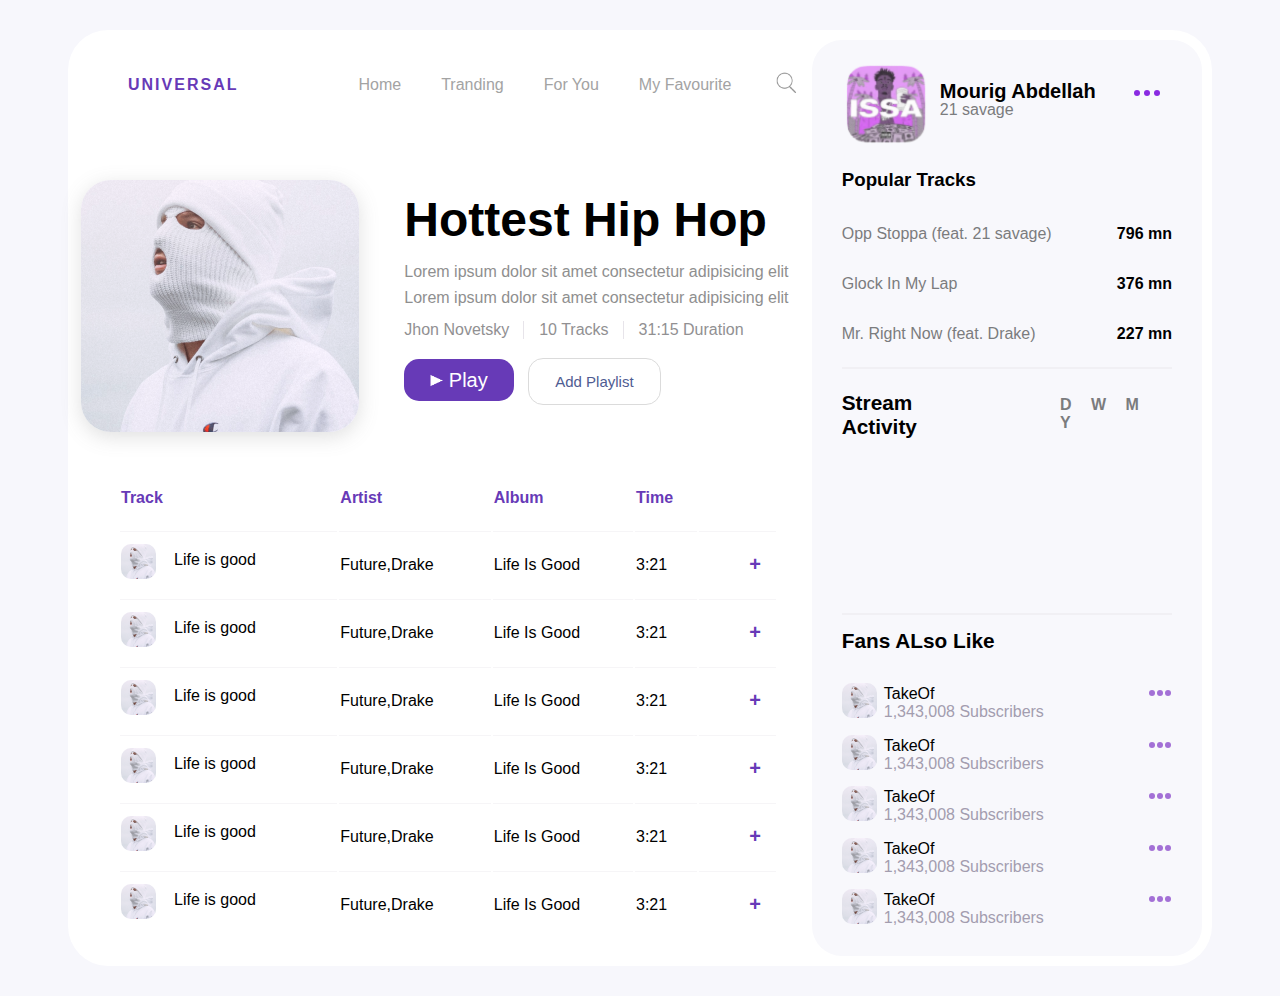
<file: Music Spotify Interface Denamique/index.html>
<!DOCTYPE html>
<html>

<head>
    <meta charset='utf-8'>
    <meta http-equiv='X-UA-Compatible' content='IE=edge'>
    <title>Hottest Hip Hop</title>
    <meta name='viewport' content='width=device-width, initial-scale=1'>
    <link rel='stylesheet' type='text/css' media='screen' href='style.css'>
    <link rel="icon" href="favicon.ico">
</head>

<body>

    <div class="header">
        <div class="containerLeft">
            <div class="left">

                <p id="logo">UNIVERSAL</p>


                <div class="navAndSearch">
                    <ul class="nav">
                        <a href="#">
                            <li>Home</li>
                        </a>
                        <a href="#">
                            <li>Tranding</li>
                        </a>
                        <a href="#">
                            <li>For You</li>
                        </a>
                        <a href="#">
                            <li>My Favourite</li>
                        </a>
                    </ul>

                    <img src="search.png" alt="" id="search">
                </div>
            </div>

            <div class="musicPlay">
                <div class="LeftMusicPlay">
                    <img src="rappor.png">
                </div>

                <div class="RightMusicPlay">
                    <h1 id="Play3onwan">Hottest Hip Hop</h1>
                    <div class="musicDes">
                        <p class="playPSous">Lorem ipsum dolor sit amet consectetur adipisicing elit</p>
                        <p class="playPSous">Lorem ipsum dolor sit amet consectetur adipisicing elit</p>
                    </div>

                    <div class="InfoMusicPlayDiv">
                        <p class="InfoMusicPlay">Jhon Novetsky</p>
                        <p class="InfoMusicPlay">10 Tracks</p>
                        <p class="InfoMusicPlayLast">31:15 Duration</p>

                    </div>

                    <div class="ButPlayList">
                        <a href="" class="LeftButPlay"><span><img src="play.png" width="13px" height="13px"
                                    id="playMe"></span>&nbsp;Play</a>
                        <a href="" id="rightButPlay" class="rightButPlay">Add Playlist</a>
                    </div>

                </div>

            </div>

            <div class="tableMusic">
                <table>
                    <tr>
                        <th>Track</th>
                        <th>Artist</th>
                        <th>Album</th>
                        <th>Time</th>
                        <th></th>
                    </tr>

                    <tr>
                        <td>
                            <div class="divTD"><span><img src="rappor.png" class="imgTable"></span>
                                <p class="textTd">Life is good</p>
                            </div>
                        </td>
                        <td>Future,Drake</td>
                        <td>Life Is Good</td>
                        <td>3:21</td>
                        <td>
                            <p class="TablePlus">+</p>
                        </td>
                    </tr>

                    <tr>
                        <td>
                            <div class="divTD"><span><img src="rappor.png" class="imgTable"></span>
                                <p class="textTd">Life is good</p>
                            </div>
                        </td>
                        <td>Future,Drake</td>
                        <td>Life Is Good</td>
                        <td>3:21</td>
                        <td>
                            <p class="TablePlus">+</p>
                        </td>
                    </tr>

                    <tr>
                        <td>
                            <div class="divTD"><span><img src="rappor.png" class="imgTable"></span>
                                <p class="textTd">Life is good</p>
                            </div>
                        </td>
                        <td>Future,Drake</td>
                        <td>Life Is Good</td>
                        <td>3:21</td>
                        <td>
                            <p class="TablePlus">+</p>
                        </td>
                    </tr>

                    <tr>
                        <td>
                            <div class="divTD"><span><img src="rappor.png" class="imgTable"></span>
                                <p class="textTd">Life is good</p>
                            </div>
                        </td>
                        <td>Future,Drake</td>
                        <td>Life Is Good</td>
                        <td>3:21</td>
                        <td>
                            <p class="TablePlus">+</p>
                        </td>
                    </tr>

                    <tr>
                        <td>
                            <div class="divTD"><span><img src="rappor.png" class="imgTable"></span>
                                <p class="textTd">Life is good</p>
                            </div>
                        </td>
                        <td>Future,Drake</td>
                        <td>Life Is Good</td>
                        <td>3:21</td>
                        <td>
                            <p class="TablePlus">+</p>
                        </td>
                    </tr>

                    <tr>
                        <td>
                            <div class="divTD"><span><img src="rappor.png" class="imgTable"></span>
                                <p class="textTd">Life is good</p>
                            </div>
                        </td>
                        <td>Future,Drake</td>
                        <td>Life Is Good</td>
                        <td>3:21</td>
                        <td>
                            <p class="TablePlus">+</p>
                        </td>
                    </tr>

                </table>
            </div>


        </div>

        <div class="musicInfoRight">
            <div class="raporTop_MoreDetails">
                <div class="raporTop">
                    <img src="raporimg.png" alt="" class="raporimg">
                    <div class="infoName">
                        <p class="rapor3onwan">Mourig Abdellah</p>
                        <p id="sous3onwan">21 savage</p>
                    </div>
                </div>

                <div class="MoreDetails">
                    <div class="points"></div>
                    <div class="points"></div>
                    <div class="points"></div>
                </div>
            </div>

            <h3>Popular Tracks</h3>
            <div class="tracks">
                <div class="trackdiv">
                    <p id="track">Opp Stoppa (feat. 21 savage)</p>
                    <p id="trackMin">796 mn</p>
                </div>

                <div class="trackdiv">
                    <p id="track">Glock In My Lap</p>
                    <p id="trackMin">376 mn</p>
                </div>

                <div class="trackdiv">
                    <p id="track">Mr. Right Now (feat. Drake)</p>
                    <p id="trackMin">227 mn</p>
                </div>

            </div>

            <hr>

            <div class="streamAct">

                <h1 id="Left3onwan">Stream Activity</h1>
                <div class="DayWeekButtons">
                    <a href="" class="timebuttons">D</a>
                    <a href="" class="timebuttons">W</a>
                    <a href="" class="timebuttons">M</a>
                    <a href="" class="timebuttons">Y</a>
                </div>
            </div>

            <div class="allNisabCont">
                <div class="nisbaContainer">
                    <div id="nisba1">
                        <p class="Knisba"></p>
                    </div>
                </div>

                <div class="nisbaContainer">
                    <div id="nisba2">
                        <p class="Knisba"></p>
                    </div>
                </div>

                <div class="nisbaContainer">
                    <div id="nisba3">
                        <p class="Knisba"></p>
                    </div>
                </div>

                <div class="nisbaContainer">
                    <div id="nisba4">
                        <p class="Knisba"></p>
                    </div>
                </div>

                <div class="nisbaContainer">
                    <div id="nisba5">
                        <p class="Knisba"></p>
                    </div>
                </div>

            </div>

            <hr>

            <div class="alsoLike">
                <h1 class="AlsoLike3onwan">Fans ALso Like</h1>
                <div class="AlsoRaporsCon">
                    <div class="AlsoRaporsLeftRight">
                        <div class="AlsoRaporsLeft">
                            <div class="">
                                <img class="AlsoRaporsimg" src="rappor.png">
                            </div>

                            <div class="textAlsoRaporsLeft">
                                <p class="textAlsoRapors1">TakeOf</p>
                                <p class="textAlsoRapors2">1,343,008 Subscribers</p>
                            </div>
                        </div>

                        <div class="MoreDetails2">
                            <div class="points2"></div>
                            <div class="points2"></div>
                            <div class="points2"></div>
                        </div>

                    </div>



                    <div class="AlsoRaporsLeftRight">
                        <div class="AlsoRaporsLeft">
                            <div class="">
                                <img class="AlsoRaporsimg" src="rappor.png">
                            </div>

                            <div class="textAlsoRaporsLeft">
                                <p class="textAlsoRapors1">TakeOf</p>
                                <p class="textAlsoRapors2">1,343,008 Subscribers</p>
                            </div>
                        </div>

                        <div class="MoreDetails2">
                            <div class="points2"></div>
                            <div class="points2"></div>
                            <div class="points2"></div>
                        </div>

                    </div>


                    <div class="AlsoRaporsLeftRight">
                        <div class="AlsoRaporsLeft">
                            <div class="">
                                <img class="AlsoRaporsimg" src="rappor.png">
                            </div>

                            <div class="textAlsoRaporsLeft">
                                <p class="textAlsoRapors1">TakeOf</p>
                                <p class="textAlsoRapors2">1,343,008 Subscribers</p>
                            </div>
                        </div>

                        <div class="MoreDetails2">
                            <div class="points2"></div>
                            <div class="points2"></div>
                            <div class="points2"></div>
                        </div>

                    </div>


                    <div class="AlsoRaporsLeftRight">
                        <div class="AlsoRaporsLeft">
                            <div class="">
                                <img class="AlsoRaporsimg" src="rappor.png">
                            </div>

                            <div class="textAlsoRaporsLeft">
                                <p class="textAlsoRapors1">TakeOf</p>
                                <p class="textAlsoRapors2">1,343,008 Subscribers</p>
                            </div>
                        </div>

                        <div class="MoreDetails2">
                            <div class="points2"></div>
                            <div class="points2"></div>
                            <div class="points2"></div>
                        </div>

                    </div>



                    <div class="AlsoRaporsLeftRight">
                        <div class="AlsoRaporsLeft">
                            <div class="">
                                <img class="AlsoRaporsimg" src="rappor.png">
                            </div>

                            <div class="textAlsoRaporsLeft">
                                <p class="textAlsoRapors1">TakeOf</p>
                                <p class="textAlsoRapors2">1,343,008 Subscribers</p>
                            </div>
                        </div>

                        <div class="MoreDetails2">
                            <div class="points2"></div>
                            <div class="points2"></div>
                            <div class="points2"></div>
                        </div>

                    </div>


                </div>
            </div>

        </div>



        <div class="menu"></div>




    
    </div>

    <script src='main.js'></script>

</body>

</html>
</file>
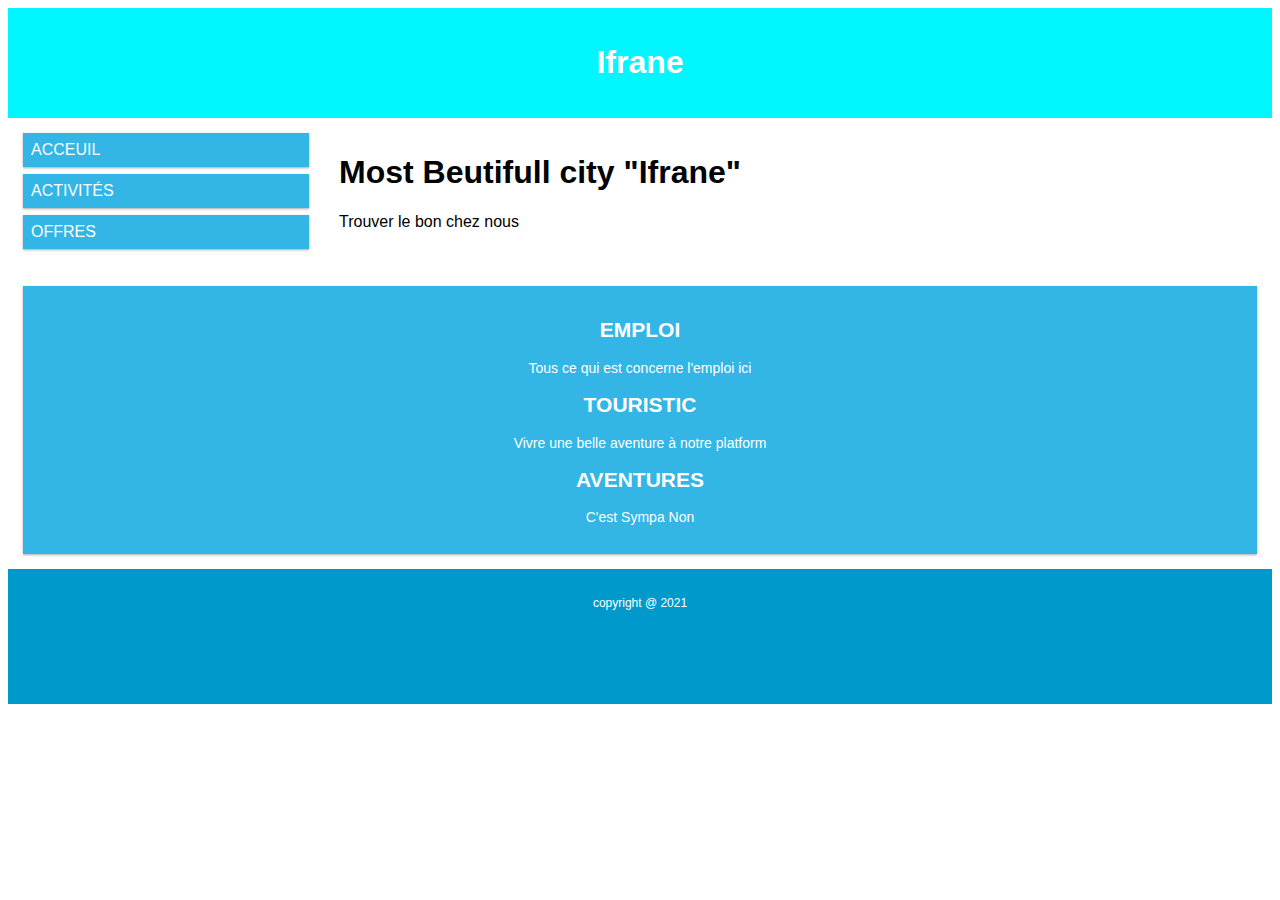
<file: Projet-4-Version-1_Site-Responive-master/Responsive Site de Dakhla/Site-Responsive.html>
<!DOCTYPE html>
<html>
<head>
<meta name="viewport" content="width=device-width, initial-scale=1.0">
<link rel="stylesheet" href="./css/Responsive-View.css">
<link rel="stylesheet" href="./css/Site-Responsive.css">

</head>
<body>

<div class="header">
  <h1>Ifrane</h1>
</div>

<div class="row">
  <div class="col-3 col-sm-3 menu">
    <ul>
      <li>ACCEUIL</li>
      <li>ACTIVITÉS</li>
      <li>OFFRES</li>
    </ul>
  </div>

  <div class="col-6 col-sm-9">
    <h1>  Most Beutifull city "Ifrane"</h1>
    <p>Trouver le bon chez nous</p>
  </div>

  <div class="col-3 col-sm-12">
    <div class="aside">
      <h2>EMPLOI</h2>
      <p>Tous ce qui est concerne l'emploi ici</p>
      <h2>TOURISTIC</h2>
      <p> Vivre une belle aventure à notre platform </p>
      <h2>AVENTURES</h2>
      <p>C'est Sympa Non </p>
    </div>
  </div>
</div>

<div class="footer">
  <p>copyright @ 2021 </p>
</div>

</body>
</html>
</file>
<file: Music Spotify Interface Denamique/style.css>
* {
    font-family: 'Gill Sans', 'Gill Sans MT', Calibri, 'Trebuchet MS', sans-serif;
}

body {
    /* background-color: #f2f3f9; */
    background-color: #f7f7fc;
}

.header {
    display: flex;
    justify-content: space-between;
    background-color: #fff;
    margin: 30px 60px;
    border-radius: 40px;
}

.containerLeft {
    width: 65%;
}

.left {
    margin-top: 30px;
    display: flex;
    margin-left: 60px;
}

.navAndSearch {
    display: flex;
    height: 60px;
    margin-left: 40px;
}

#logo {
    color: #673ab7;
    height: 25px;
    font-family: 'Gill Sans', 'Gill Sans MT', Calibri, 'Trebuchet MS', sans-serif;
    font-weight: 600;
    letter-spacing: 2px;
}

ul {
    display: flex;
    list-style: none;
}

ul a {
    list-style: none;
    text-decoration: none;
    color: #a3a3a3;
    margin-left: 40px;
    font-family: 'Gill Sans', 'Gill Sans MT', Calibri, 'Trebuchet MS', sans-serif;
}

ul li {
    list-style: none;
    font-family: 'Gill Sans', 'Gill Sans MT', Calibri, 'Trebuchet MS', sans-serif;
    display: inline;
    padding-bottom: 10px;
    font-size: 16px;
}


#search {

    width: 30px;
    height: 30px;
    margin-top: 8px;
    margin-left: 40px;

}


.raporTop {
    display: flex;
}

img.raporimg {
    width: 90px;
    height: 90px;
}

.musicInfoRight {
    background-color: #f8f8fc;
    margin: 10px;
    padding: 20px 30px;
    border-radius: 30px;
}

.infoName {
    margin-left: 8px;
}


p#sous3onwan {
    margin-top: -22px;
}

.trackdiv {
    display: flex;
    justify-content: space-between;
}


ul li:hover {
    color: #673ab7;
    border-bottom: 1px rgb(219, 219, 219) solid;
    font-weight: 600;

}

p#sous3onwan {
    color: #7b7c7e;
}

p#track {
    color: #7b7c7e;
}

p#trackMin {
    font-weight: 600;
}

hr {
    opacity: 75%;
    border: #efedf1 1px solid;
}



.musicPlay {
    display: flex;
    justify-content: center;
    margin-top: 60px;
}

.LeftMusicPlay img {
    border-radius: 30px;
    box-shadow: 0px 5px 20px rgb(109 108 108 / 21%);
    animation: SousToUp 2.3s;
}

.RightMusicPlay {
    margin-left: 45px;
    margin-top: -20px;
}

#Play3onwan {
    font-size: 3rem;
}

.playPSous {
    color: #8f8f8f;
    line-height: 10px;
}

.streamAct {
    display: flex;
    margin-bottom: 10px;
}

h1#Left3onwan {
    font-size: 1.3em;
}


p.rapor3onwan {
    font-weight: 600;
    font-size: 20px;
}

.raporTop_MoreDetails{
    display: flex;
    justify-content: space-between;
}

.MoreDetails {
    display: flex;
    cursor: pointer;
    height: 10px;
    margin: 20px 0;
    padding: 10px;
}

.points {
    width: 6px;
    height: 6px;
    background-color: blueviolet;
    margin: 0 2px;
    border-radius: 3px;
}

.DayWeekButtons {
    height: 20px;
    margin-top: 19px;
    margin-left: 60px;
}


a.timebuttons {
    text-decoration: none;
    color: #7b7c7e;
    margin-left: 5px;
    padding: 5px;
    font-weight: 600;
}

a.timebuttons:hover {
    background-color: #673ab7;
    color: #ffffff;
}

.musicDes {
    margin-top: -12px;
}

.InfoMusicPlayDiv {
    display: flex;
    margin-top: -14px;
}

p.InfoMusicPlay {
    margin-right: 15px;
    padding-right: 14px;
    border-right: 1px solid #e7e4ea;
    color: #919092;
}

p.InfoMusicPlayLast {

    color: #919092;
}

.LeftButPlay {
    text-decoration: none;
    padding: 10px 26px;
    font-size: 20px;
    color: #fff;
    background-color: #673ab7;
    border-radius: 15px;


}

.ButPlayList {
    margin-top: 14px;
}

.rightButPlay {

    text-decoration: none;
    color: hsl(228deg 30% 44%);
    font-size: 15px;
    border: 1px rgb(219, 219, 219) solid;
    padding: 14px 26px;
    margin-left: 10px;
    border-radius: 15px;

}

.imgTable {
    width: 35px;
    height: 35px;
    border-radius: 10px;
}

table {
    width: 90%;
    margin-left: 50px;
    margin-top: 50px;
}

th {
    text-align: left;
    padding-bottom: 22px;
    color: #673ab7;
}

.divTD{
    display: flex;
}

.divTD p {
    margin-top: 7px;
    margin-left: 18px;
}


.TablePlus {
    margin-left: 35px;
    text-align: center;
    font-size: 20px;
    font-weight: 700;
    color: #673ab7;
    cursor: pointer;
}

.TablePlus:hover {
transform: scale(1.7);
transition-duration: 0.3s;
}

td {
    border-top: #f6f5f7 1px solid;
}


@keyframes Myopacity {
    from{
        opacity: 0;
    }
    to{
        opacity: 1;
    }
}

@keyframes SousToUp {
    from {
opacity: 0; width: 0;
    }
    to{
        opacity: 100%; width:100%
    }
}


.nisbaContainer{
    width: 45px;
    height: 120px;
    display: flex;
    align-items: flex-end;
}

#nisba1{
    width: 50px;
    background-color: #673ab7;
    border-radius: 15px;
    display: none;
    justify-content: center;
    animation: SousToUp2 1.3s;

}

#nisba2{
    width: 50px;
    background-color: #673ab7;
    border-radius: 15px;
    justify-content: center;
    display: none;
    animation: SousToUp2 1.3s;
}

#nisba3{
    width: 50px;
    background-color: #673ab7;
    border-radius: 15px;
    display: none;
    justify-content: center;
    animation: SousToUp2 1.3s;
}

#nisba4{
    width: 50px;
    background-color: #673ab7;
    border-radius: 15px;
    display: none;
    justify-content: center;
    animation: SousToUp2 1.3s;
}

#nisba5{
    width: 50px;
    background-color: #673ab7;
    border-radius: 15px;
    display: none;
    justify-content: center;
    animation: SousToUp2 1.3s;
}

@keyframes SousToUp2 {
    from {
opacity: 0; height: 0;
    }
    to{
        opacity: 100%; 
    }
}


.allNisabCont{
    display: flex;
    justify-content: space-around;
    margin: 5px 0;
    margin-bottom: 30px;
}



.Knisba {
    color: #fff;
}


.AlsoRaporsLeft{
    display: flex;
}

.AlsoRaporsimg{
    width: 35px;
    height: 35px;
    border-radius: 10px;
}

.textAlsoRaporsLeft {
    margin-top: -5px;
    margin-left: 7px;
}
.textAlsoRapors1{
line-height: 0px;
}

.textAlsoRapors2{
line-height: 3.5px;
color: #a39daf;
}

h1.AlsoLike3onwan {
    font-size: 1.3em;
}

.AlsoRaporsCon {
    margin-top: 30px;
}


.AlsoRaporsLeftRight{
    display: flex;
    justify-content: space-between;
    margin-top: 5px;
}

.MoreDetails2{
    display: flex;
    cursor: pointer;
    height: 20px;
}

.points2 {
    width: 6px;
    height: 6px;
    background-color: #a370d6;
    margin: auto 1px;
    border-radius: 3px;
    
}
</file>
<file: Projet-4-Version-1_Site-Responive-master/Responsive Site de Dakhla/css/Responsive-View.css>
/* For mobile phones: */
 [class*="col-"] {
    width: 100%;
  }
  @media only screen and (min-width: 576px) {
    /* For desktop: */
    .col-1 {width: 8.33%;}
    .col-2 {width: 16.66%;}
    .col-3 {width: 25%;}
    .col-4 {width: 33.33%;}
    .col-5 {width: 41.66%;}
    .col-6 {width: 50%;}
    .col-7 {width: 58.33%;}
    .col-8 {width: 66.66%;}
    .col-9 {width: 75%;}
    .col-10 {width: 83.33%;}
    .col-11 {width: 91.66%;}
    .col-12 {width: 100%;}
  }

  @media only screen and (min-width: 576px) {
    /* For tablets: */
    .col-sm-1 {width: 8.33%;}
    .col-sm-2 {width: 16.66%;}
    .col-sm-3 {width: 25%;}
    .col-sm-4 {width: 33.33%;}
    .col-sm-5 {width: 41.66%;}
    .col-sm-6 {width: 50%;}
    .col-sm-7 {width: 58.33%;}
    .col-sm-8 {width: 66.66%;}
    .col-sm-9 {width: 75%;}
    .col-sm-10 {width: 83.33%;}
    .col-sm-11 {width: 91.66%;}
    .col-sm-12 {width: 100%;}
  }

  @media only screen and (min-width: 768px) {
    /* For desktop: */
    .col-md-1 {width: 8.33%;}
    .col-md-2 {width: 16.66%;}
    .col-md-3 {width: 25%;}
    .col-md-4 {width: 33.33%;}
    .col-md-5 {width: 41.66%;}
    .col-md-6 {width: 50%;}
    .col-md-7 {width: 58.33%;}
    .col-md-8 {width: 66.66%;}
    .col-md-9 {width: 75%;}
    .col-md-10 {width: 83.33%;}
    .col-md-11 {width: 91.66%;}
    .col-md-12 {width: 100%;}
  }
  
 
  @media only screen and (min-width: 992px) {
    /* For tablets: */
    .col-lg-1 {width: 8.33%;}
    .col-lg-2 {width: 16.66%;}
    .col-lg-3 {width: 25%;}
    .col-lg-4 {width: 33.33%;}
    .col-lg-5 {width: 41.66%;}
    .col-lg-6 {width: 50%;}
    .col-lg-7 {width: 58.33%;}
    .col-lg-8 {width: 66.66%;}
    .col-lg-9 {width: 75%;}
    .col-lg-10 {width: 83.33%;}
    .col-lg-11 {width: 91.66%;}
    .col-lg-12 {width: 100%;}
  }

  
  @media only screen and (min-width: 1200px) {
    /* For tablets: */
    .col-xl-1 {width: 8.33%;}
    .col-xl-2 {width: 16.66%;}
    .col-xl-3 {width: 25%;}
    .col-xl-4 {width: 33.33%;}
    .col-xl-5 {width: 41.66%;}
    .col-xl-6 {width: 50%;}
    .col-xl-7 {width: 58.33%;}
    .col-xl-8 {width: 66.66%;}
    .col-xl-9 {width: 75%;}
    .col-xl-10 {width: 83.33%;}
    .col-xl-11 {width: 91.66%;}
    .col-xl-12 {width: 100%;}
  }

  @media only screen and (min-width: 1400px) {
    /* For tablets: */
    .col-xll-1 {width: 8.33%;}
    .col-xll-2 {width: 16.66%;}
    .col-xll-3 {width: 25%;}
    .col-xll-4 {width: 33.33%;}
    .col-xll-5 {width: 41.66%;}
    .col-xll-6 {width: 50%;}
    .col-xll-7 {width: 58.33%;}
    .col-xll-8 {width: 66.66%;}
    .col-xll-9 {width: 75%;}
    .col-xll-10 {width: 83.33%;}
    .col-xll-11 {width: 91.66%;}
    .col-xll-12 {width: 100%;}
  }
</file>
<file: Projet-4-Version-1_Site-Responive-master/Responsive Site de Dakhla/css/Site-Responsive.css>
* {
    box-sizing: border-box;
  }
  
  .row::after {
    content: "";
    clear: both;
    display: table;
  }
  
  [class*="col-"] {
    float: left;
    padding: 15px;
  }
  
  html {
    font-family: "Lucida Sans", sans-serif;
  }
  
  .header {
    background-color: #00f7ff;
    color: #ffffff;
    padding: 15px;
    text-align: center;
  }
  
  .menu ul {
    list-style-type: none;
    margin: 0;
    padding: 0;
  }
  
  .menu li {
    padding: 8px;
    margin-bottom: 7px;
    background-color: #33b5e5;
    color: #ffffff;
    box-shadow: 0 1px 3px rgba(0,0,0,0.12), 0 1px 2px rgba(0,0,0,0.24);
  }
  
  .menu li:hover {
    background-color: #0099cc;
  }
  
  .aside {
    background-color: #33b5e5;
    padding: 15px;
    color: #ffffff;
    text-align: center;
    font-size: 14px;
    box-shadow: 0 1px 3px rgba(0,0,0,0.12), 0 1px 2px rgba(0,0,0,0.24);
  }
  
  .footer {
    background-color: #0099cc;
    color: #ffffff;
    text-align: center;
    font-size: 12px;
    padding: 15px;
    height: 135px;
  }
</file>
